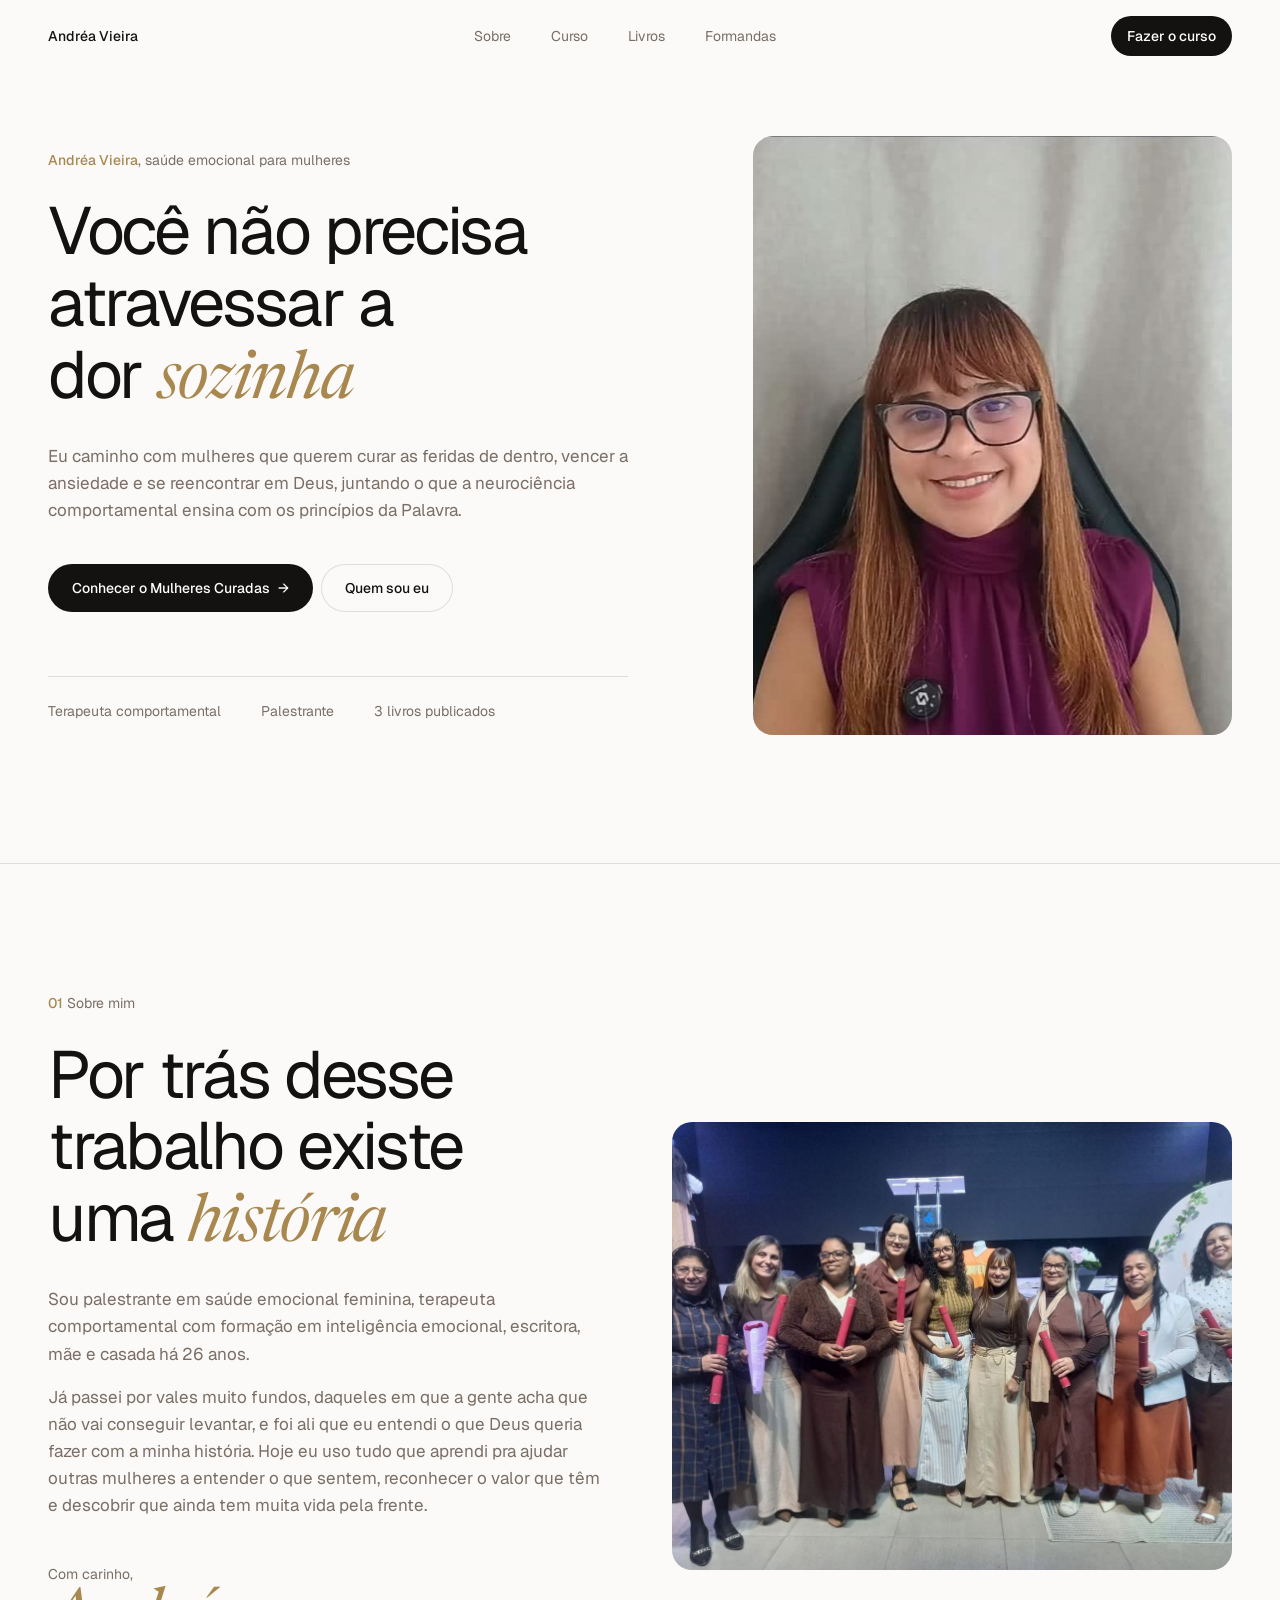
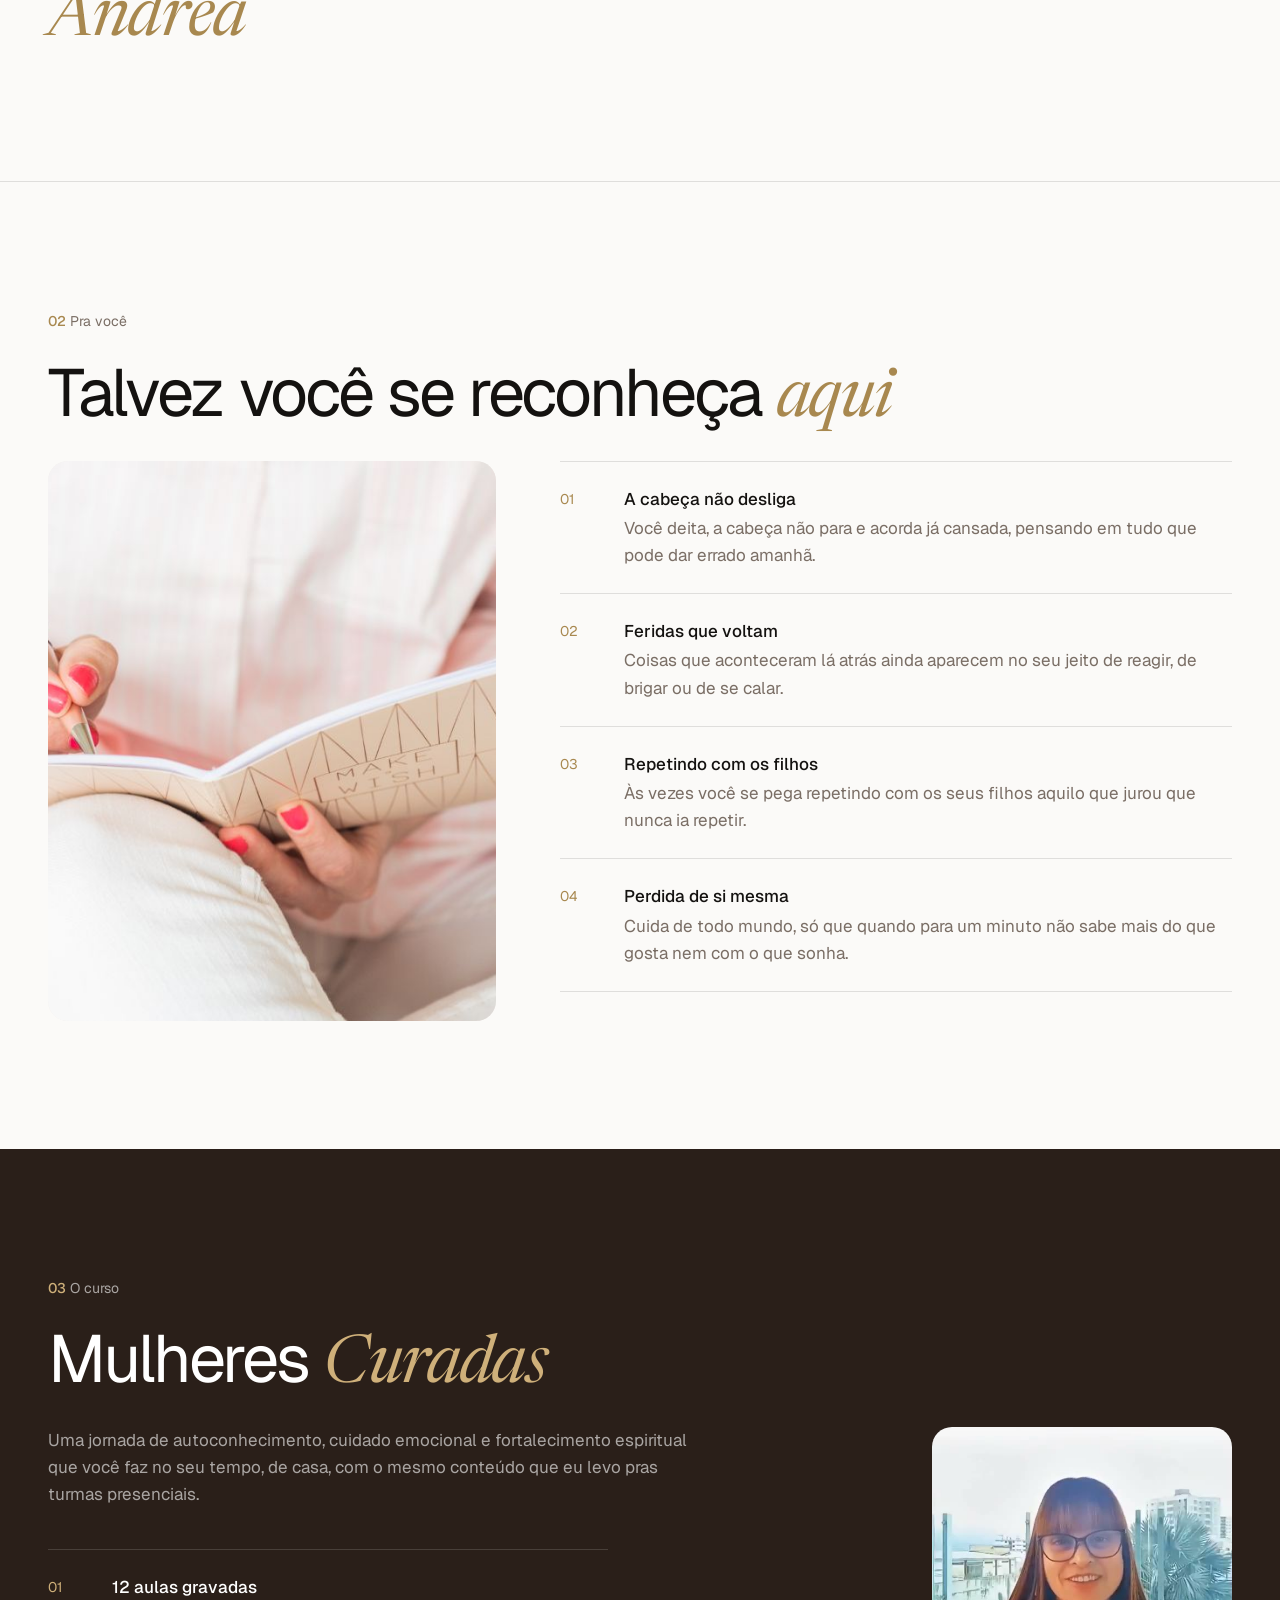
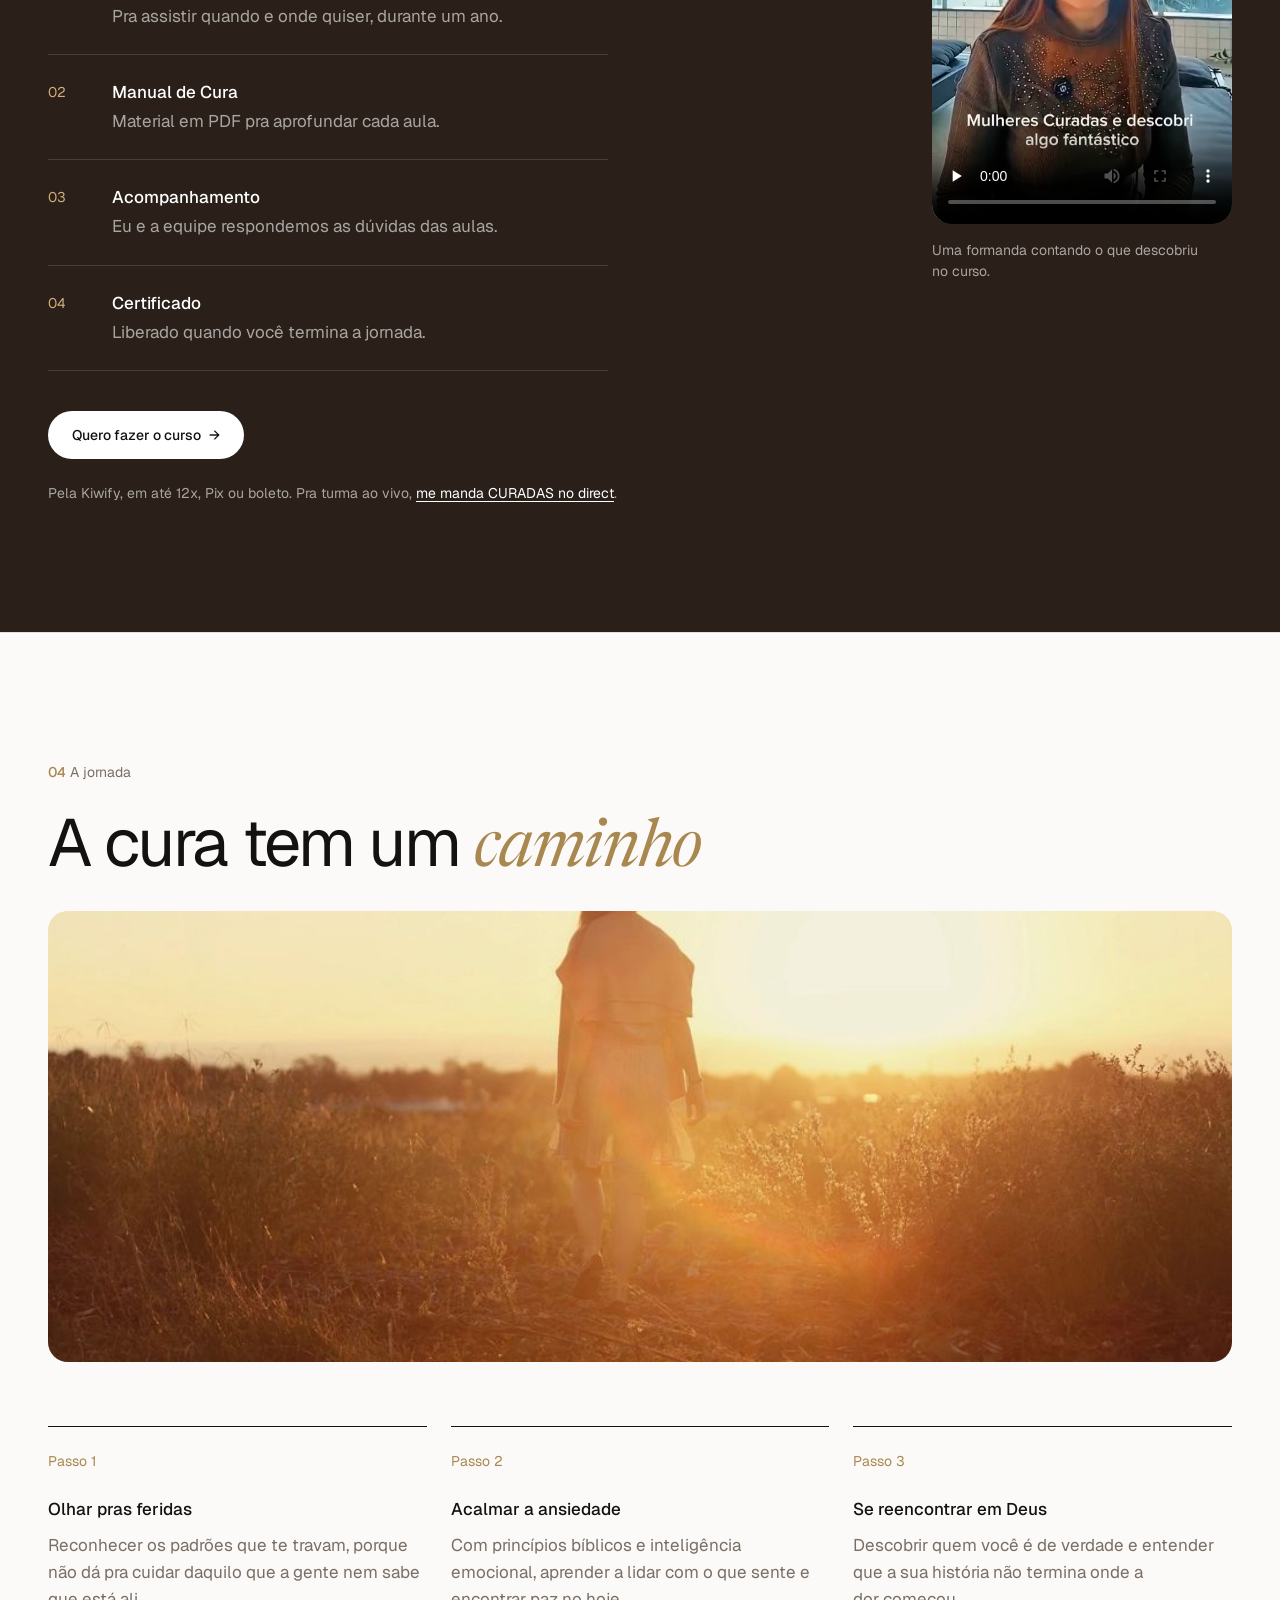
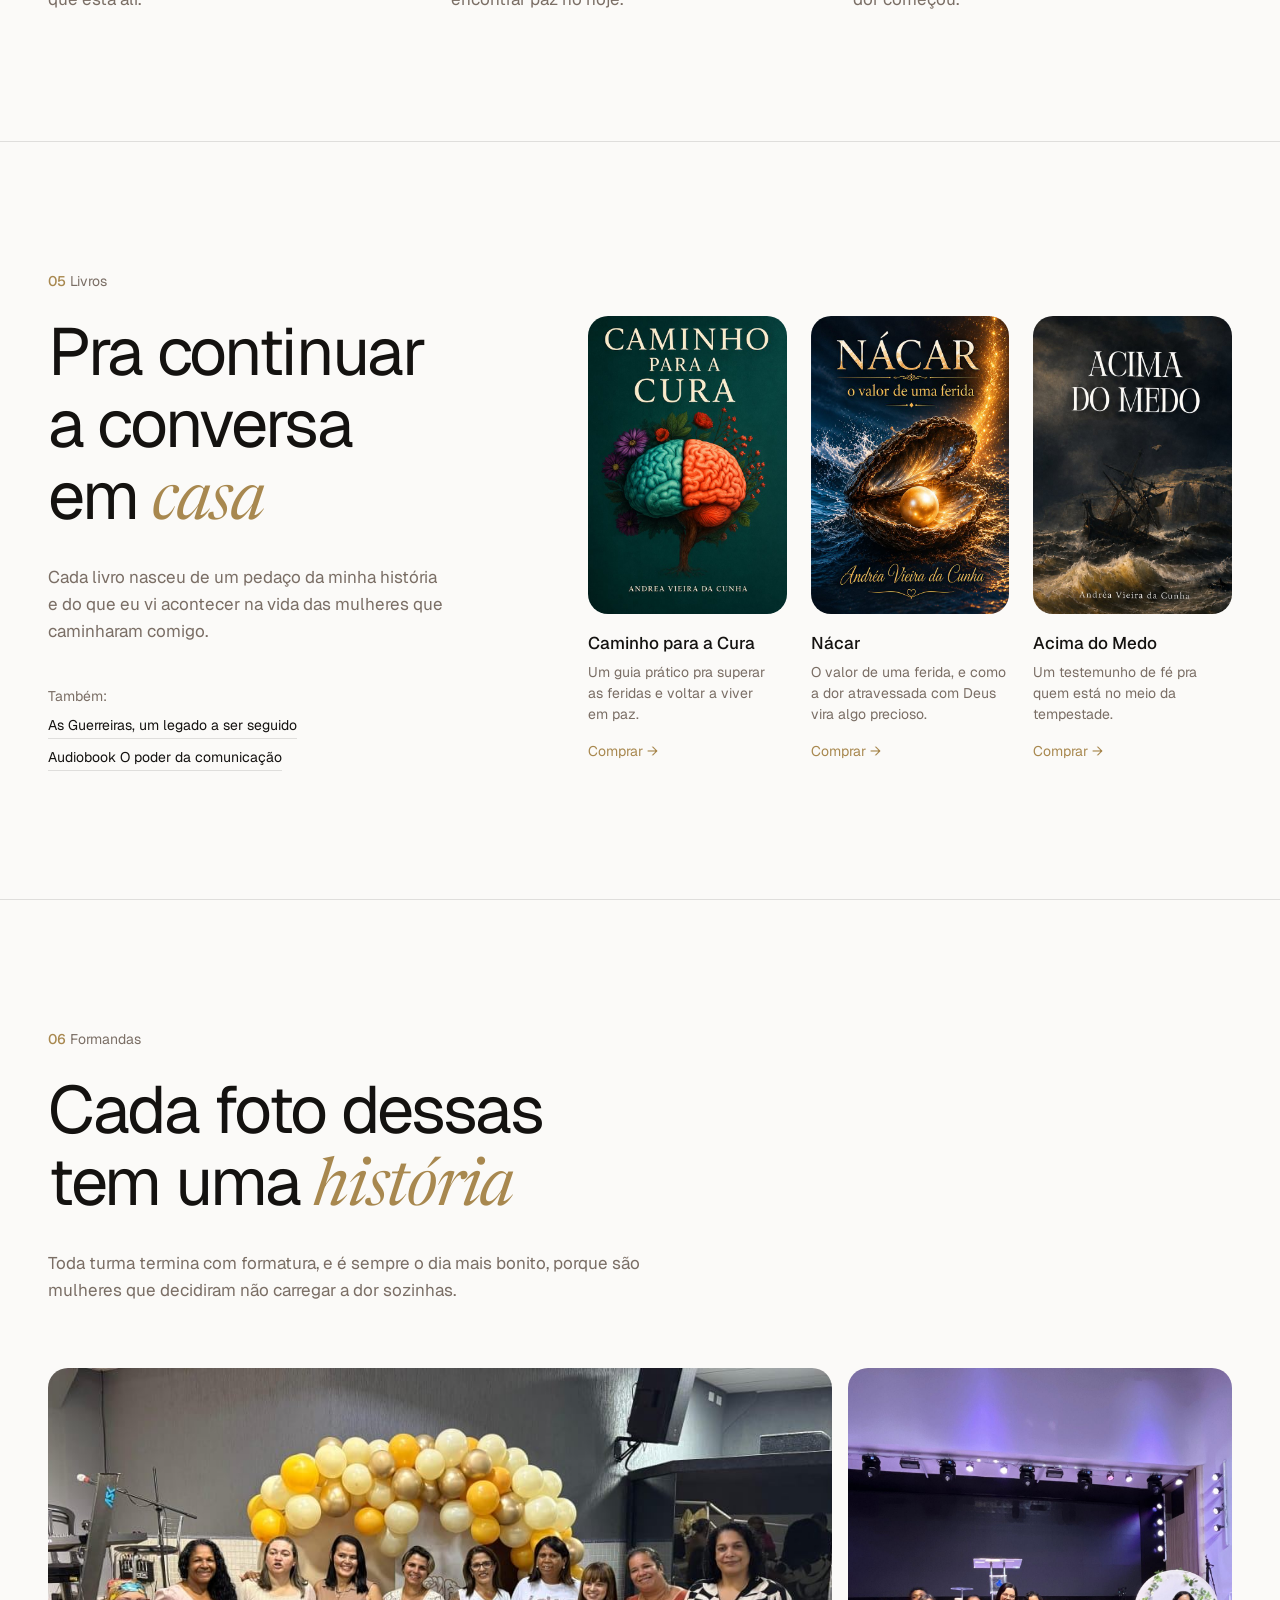
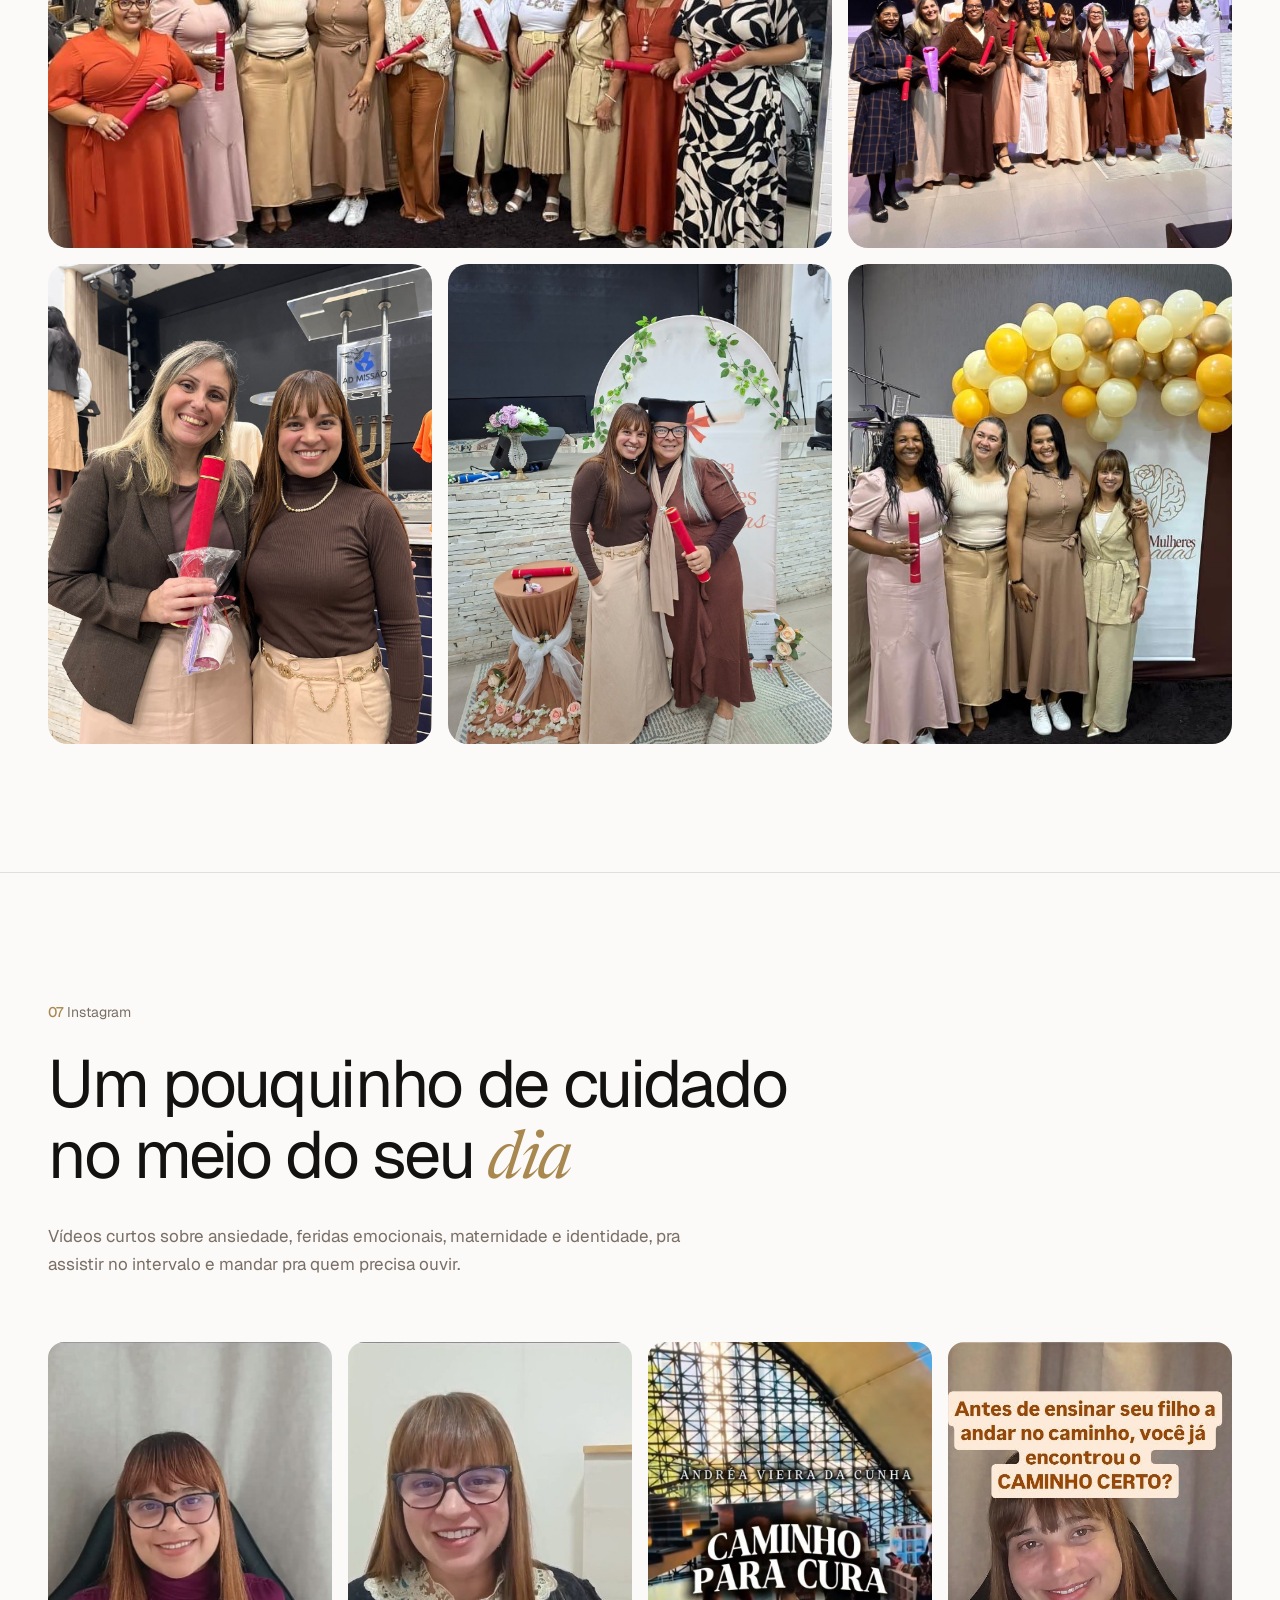
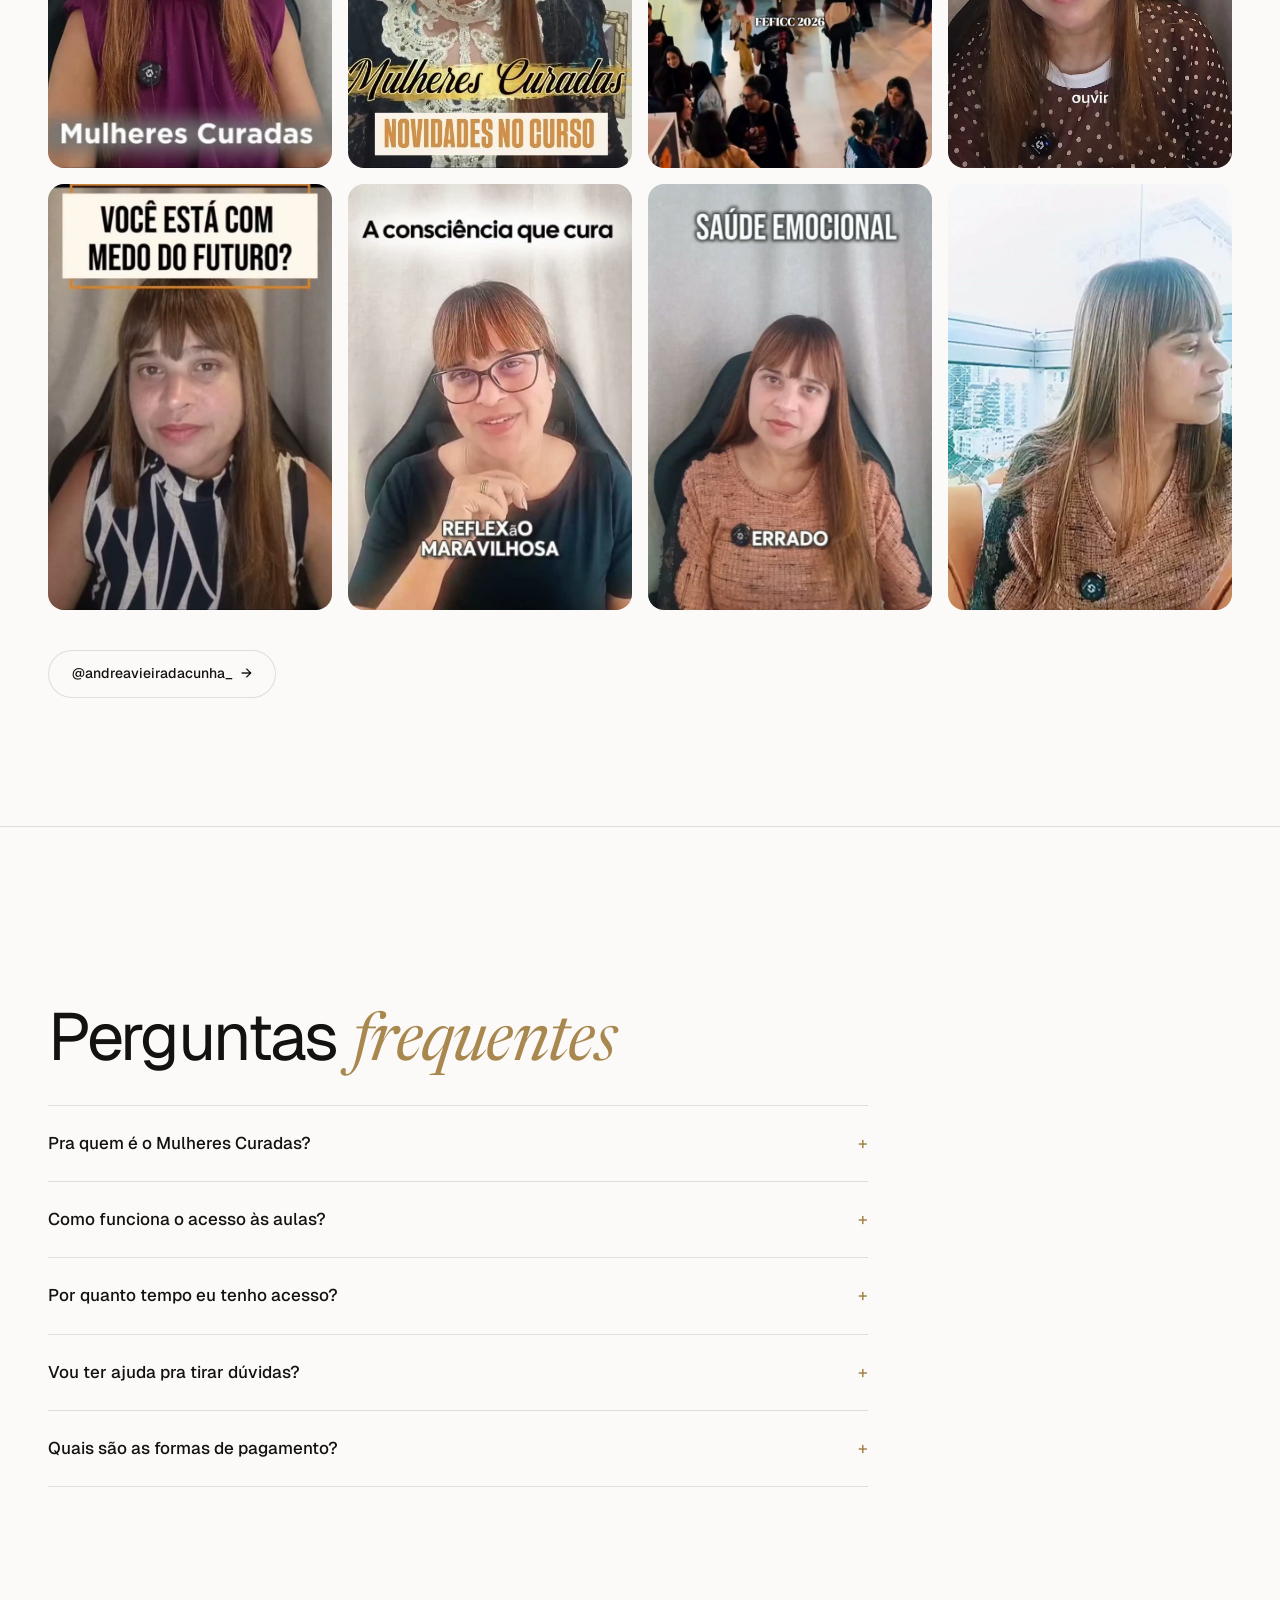
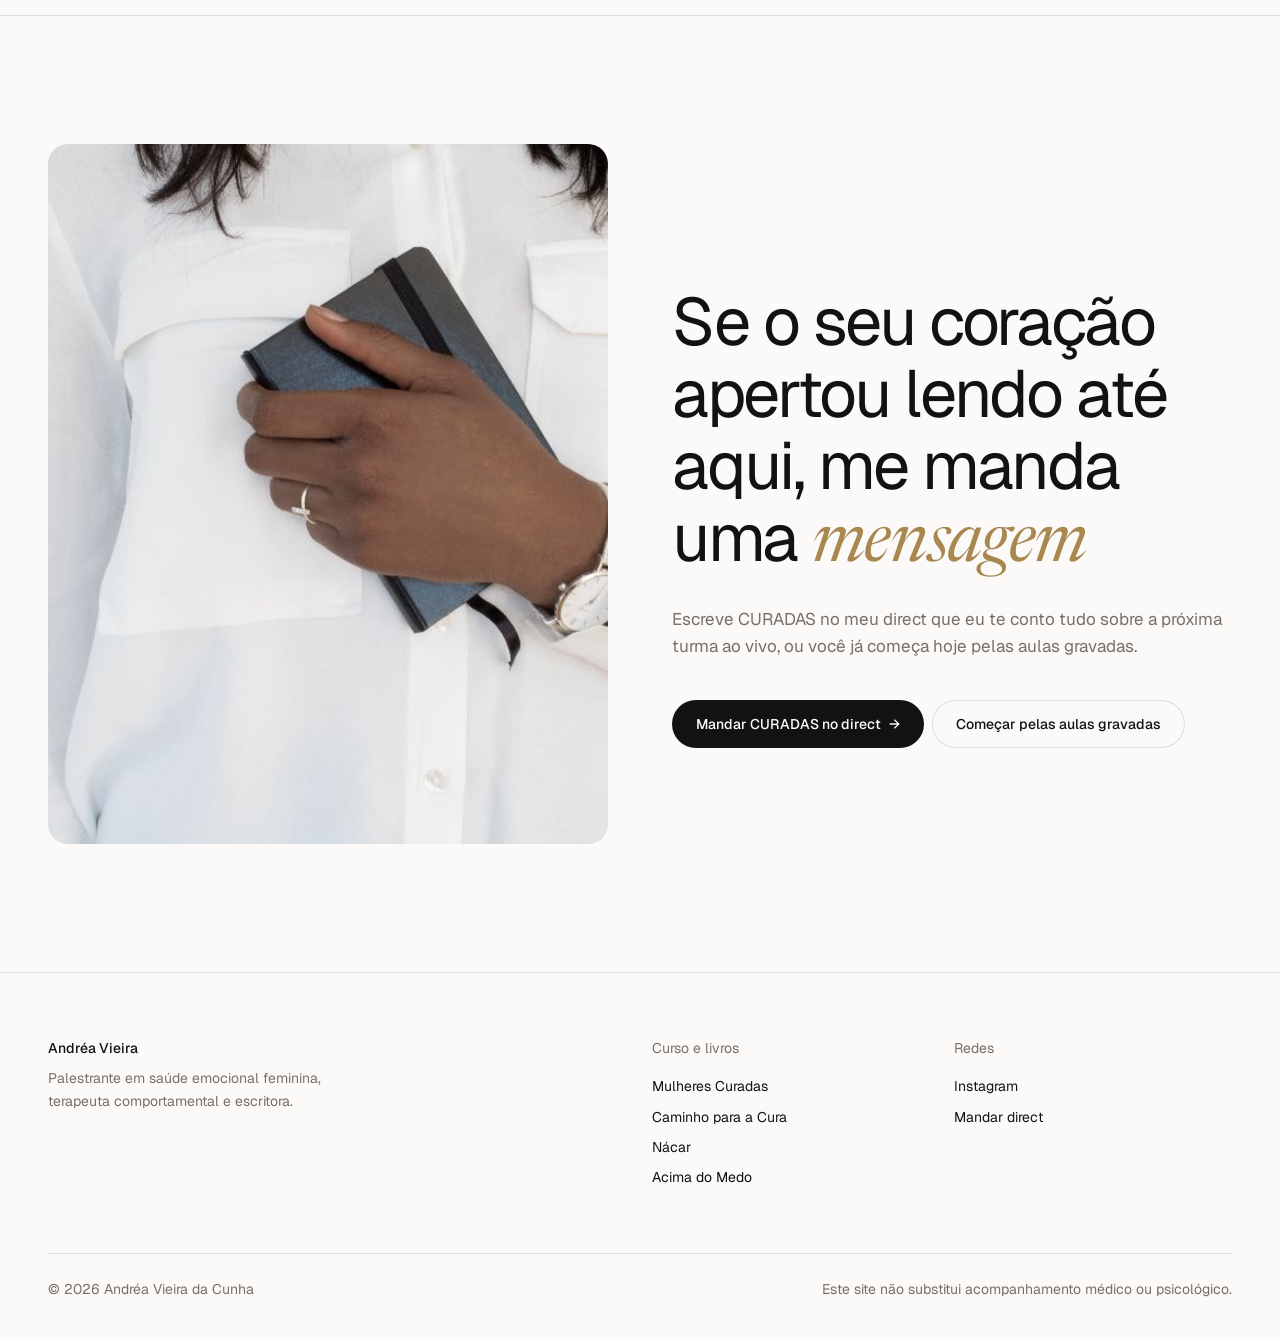
<file: index.html>
<!doctype html>
<html lang="pt-BR">
<head>
<meta charset="utf-8">
<meta name="viewport" content="width=device-width, initial-scale=1, viewport-fit=cover">
<title>Andréa Vieira | Mulheres Curadas</title>
<meta name="description" content="Andréa Vieira da Cunha, palestrante em saúde emocional feminina, terapeuta comportamental e escritora. Curso Mulheres Curadas e os livros Caminho para a Cura, Nácar e Acima do Medo.">
<meta property="og:title" content="Andréa Vieira | Mulheres Curadas">
<meta property="og:description" content="Você não precisa atravessar a dor sozinha. Saúde emocional para mulheres, com neurociência comportamental e a Palavra de Deus.">
<meta property="og:image" content="https://andreavieira.digitaldna.space/img/depoimentos.jpg">
<meta name="theme-color" content="#fbfaf8">
<link rel="preconnect" href="https://fonts.googleapis.com">
<link rel="preconnect" href="https://fonts.gstatic.com" crossorigin>
<link href="https://fonts.googleapis.com/css2?family=Geist:wght@400;500&family=Newsreader:ital,opsz,wght@1,6..72,400&display=swap" rel="stylesheet">
<style>
/*
  Sistema
  Fontes: Geist (400, 500) + Newsreader itálico (400), só em palavra de destaque
  Tamanhos: --t-xl (títulos), --t-md (texto), --t-sm (rótulos, botões, legendas)
  Espaço: múltiplos de 8
*/
:root{
  --bg:#fbfaf8; --bg-2:#f3efea; --ink:#141210; --brown:#2a1f19; --muted:#7a6e65; --gold:#a8884f; --gold-2:#cfb07a;
  --line:rgba(20,18,16,.12); --line-d:rgba(255,255,255,.14);
  --t-xl:clamp(36px,5.2vw,68px); --t-md:17px; --t-sm:14px;
  --s1:8px; --s2:16px; --s3:24px; --s4:40px; --s5:64px; --s6:104px;
  --sec:clamp(80px,10vw,136px); --r:20px; --pad:clamp(20px,4vw,48px); --max:1280px;
  --ease:cubic-bezier(.22,1,.36,1);
}
*{box-sizing:border-box;margin:0;padding:0}
html{scroll-behavior:smooth;-webkit-text-size-adjust:100%}
body{font-family:Geist,system-ui,sans-serif;font-size:var(--t-md);font-weight:400;line-height:1.6;color:var(--ink);background:var(--bg);-webkit-font-smoothing:antialiased;overflow-x:hidden}
img,video{display:block;max-width:100%}
a{color:inherit;text-decoration:none}
p{text-wrap:pretty}
.wrap{max-width:var(--max);margin:0 auto;padding:0 var(--pad)}

/* tipografia: 3 tamanhos */
.xl{font-size:var(--t-xl);font-weight:400;line-height:1.08;letter-spacing:-.035em;text-wrap:balance}
.sm{font-size:var(--t-sm);line-height:1.5}
.med{font-weight:500}
.mut{color:var(--muted)}
em{font-family:Newsreader,Georgia,serif;font-style:italic;font-weight:400;letter-spacing:-.02em;color:var(--gold)}
.dark em{color:var(--gold-2)}
.dark .mut{color:rgba(255,255,255,.6)}
.label{font-size:var(--t-sm);color:var(--muted)}
.label b{font-weight:500;color:var(--gold)}
.dark .label{color:rgba(255,255,255,.6)}
.dark .label b{color:var(--gold-2)}

/* link-botão: um estilo só */
.btn{display:inline-flex;align-items:center;gap:var(--s1);height:48px;padding:0 var(--s3);border-radius:999px;font-size:var(--t-sm);font-weight:500;background:var(--ink);color:#fff;transition:background .4s var(--ease),color .4s}
.btn:hover{background:var(--gold)}
.btn.ghost{background:transparent;color:var(--ink);box-shadow:inset 0 0 0 1px var(--line)}
.btn.ghost:hover{box-shadow:inset 0 0 0 1px var(--ink)}
.dark .btn{background:#fff;color:var(--ink)}
.dark .btn:hover{background:var(--gold-2)}
.dark .btn.ghost{background:transparent;color:#fff;box-shadow:inset 0 0 0 1px var(--line-d)}
.btn .ar{transition:transform .4s var(--ease)}
.btn:hover .ar{transform:translateX(3px)}
.ctas{display:flex;flex-wrap:wrap;gap:var(--s1)}

/* seção = rótulo à esquerda + conteúdo à direita */
.sec{padding:var(--sec) 0;border-top:1px solid var(--line)}
.sec.dark{background:var(--brown);color:#fff;border-top:0}
.row{display:grid;grid-template-columns:repeat(12,1fr);column-gap:var(--s3)}
.row>.side{grid-column:1/-1;margin-bottom:var(--s3)}
.row>.main{grid-column:1/-1}
.main>.xl{margin-bottom:var(--s3);max-width:20ch}
.main>.xl+.lead{margin-bottom:var(--s5)}
.main>.xl+.rows,.main>.xl+.steps,.main>.xl+.books{margin-top:var(--s5)}
.lead{max-width:60ch}
.lead+.lead{margin-top:var(--s2)}
.pic{overflow:hidden;border-radius:var(--r);background:var(--bg-2)}
.pic img{width:100%;height:100%;object-fit:cover}

/* lista com linhas */
.rows{list-style:none;border-top:1px solid var(--line)}
.dark .rows{border-color:var(--line-d)}
.rows li{display:grid;grid-template-columns:64px 1fr 1.4fr;gap:var(--s3);padding:var(--s3) 0;border-bottom:1px solid var(--line)}
.dark .rows li{border-color:var(--line-d)}
.rows .n{font-size:var(--t-sm);color:var(--gold);padding-top:2px}
.dark .rows .n{color:var(--gold-2)}

/* topo */
header.top{position:sticky;top:0;z-index:50;background:rgba(251,250,248,.9);backdrop-filter:blur(12px);-webkit-backdrop-filter:blur(12px)}
.top .wrap{display:flex;align-items:center;justify-content:space-between;height:72px;gap:var(--s3);font-size:var(--t-sm)}
.top .name{font-weight:500}
.top nav{display:flex;gap:var(--s4);color:var(--muted)}
.top nav a:hover{color:var(--ink)}
.top .btn{height:40px;padding:0 var(--s2)}

/* hero */
.hero{padding:var(--s5) 0 var(--sec)}
.hero .row{align-items:center;row-gap:var(--s5)}
.hero .txt{grid-column:1/7}
.hero h1{margin:var(--s3) 0}
.hero .txt .lead{margin-bottom:var(--s4)}
.hero .pic{grid-column:8/13;aspect-ratio:4/5}
.hero .pic img{object-position:50% 30%}
.facts{list-style:none;display:flex;flex-wrap:wrap;gap:var(--s1) var(--s4);margin-top:var(--s5);padding-top:var(--s3);border-top:1px solid var(--line)}

/* sobre */
.about .split{display:grid;grid-template-columns:1fr 1fr;gap:var(--s5);align-items:center}
.about .pic{aspect-ratio:4/3.2}
.about .xl{margin-bottom:var(--s3)}
.sign{margin-top:var(--s4)}
.sign em{font-size:var(--t-xl);line-height:1}

/* curso */
.course .split{display:grid;grid-template-columns:1fr 300px;gap:var(--s5);align-items:start}
.course .rows{margin:var(--s4) 0;max-width:560px}
.course .rows li{grid-template-columns:40px 1fr;row-gap:2px}
.course .rows li>:last-child{grid-column:2}
.vid{aspect-ratio:476/630;border-radius:var(--r);overflow:hidden;background:#000}
.vid video{width:100%;height:100%;object-fit:cover}
.vid+.sm{margin-top:var(--s2)}
.course .note{margin-top:var(--s3)}
.course .note a{text-decoration:underline;text-underline-offset:3px;color:#fff}

/* jornada */
.steps{display:grid;grid-template-columns:repeat(3,1fr);gap:var(--s3)}
.steps>div{border-top:1px solid var(--ink);padding-top:var(--s3)}
.steps .n{color:var(--gold);margin-bottom:var(--s3)}
.steps .med{margin-bottom:var(--s1)}

/* livros */
.bsplit{display:grid;grid-template-columns:.85fr 1.15fr;gap:var(--s5);align-items:start}
.bsplit .xl{margin-bottom:var(--s3)}
.bsplit .lead{margin-bottom:0}
.books{display:grid;grid-template-columns:repeat(3,1fr);gap:var(--s3)}
.book .pic{aspect-ratio:2/3;margin-bottom:var(--s2);transition:transform .8s var(--ease)}
.book:hover .pic{transform:translateY(-6px)}
.book .med{margin-bottom:4px}
.book .go{margin-top:var(--s2);display:inline-flex;gap:var(--s1);color:var(--gold)}
.also{margin-top:var(--s4);display:flex;flex-direction:column;align-items:flex-start;gap:var(--s1)}
.also a{border-bottom:1px solid var(--line);padding-bottom:2px;transition:border-color .3s}
.also a:hover{border-color:var(--ink)}

/* formandas */
.gallery{margin-top:0!important;display:grid;grid-template-columns:repeat(3,1fr);gap:var(--s2);margin-top:var(--s5)}
.gallery .pic{aspect-ratio:4/5}
.gallery .pic.w{grid-column:span 2;aspect-ratio:auto}

/* instagram */
.reels{margin-top:0!important;display:grid;grid-template-columns:repeat(4,1fr);gap:var(--s2);margin-top:var(--s5)}
.reel{display:block;aspect-ratio:2/3;border-radius:16px;overflow:hidden;background:#000}
.reel img{width:100%;height:100%;object-fit:cover;transition:transform 1s var(--ease)}
.reel:hover img{transform:scale(1.03)}
.follow{margin-top:var(--s4)}

/* dúvidas */
.faq .main{max-width:820px}
.faq details{border-bottom:1px solid var(--line)}
.faq details:first-child{border-top:1px solid var(--line)}
.faq summary{list-style:none;cursor:pointer;display:flex;justify-content:space-between;gap:var(--s3);padding:var(--s3) 0;font-weight:500}
.faq summary::-webkit-details-marker{display:none}
.faq summary::after{content:"+";color:var(--gold);transition:transform .4s var(--ease)}
.faq details[open] summary::after{transform:rotate(45deg)}
.faq details p{padding:0 0 var(--s3);max-width:60ch}

/* final */
.fsplit{display:grid;grid-template-columns:1fr 1fr;gap:var(--s5);align-items:center}
.fsplit .pic{aspect-ratio:4/5}
.fsplit .pic img{object-position:40% 50%}
.final .xl{max-width:16ch;margin-bottom:var(--s3)}
.final .lead{margin-bottom:var(--s4)}
/* fotos de apoio */
.split2{display:grid;grid-template-columns:.8fr 1.2fr;gap:var(--s5);align-items:start}
.split2 .pic{aspect-ratio:4/5;position:sticky;top:96px}
.split2 .pic img{object-position:60% 50%}
.rows2 li{grid-template-columns:40px 1fr;row-gap:2px}
.rows2 li>:last-child{grid-column:2}
.band{aspect-ratio:21/8;margin-bottom:var(--s5)}
.band img{object-position:50% 22%}

/* rodapé */
footer{border-top:1px solid var(--line);padding:var(--s5) 0 calc(var(--s4) + env(safe-area-inset-bottom));font-size:var(--t-sm)}
.foot{display:grid;grid-template-columns:repeat(12,1fr);column-gap:var(--s3);row-gap:var(--s4)}
.foot>div:nth-child(1){grid-column:1/5}
.foot>div:nth-child(2){grid-column:7/10}
.foot>div:nth-child(3){grid-column:10/13}
.foot a{display:block;margin-top:var(--s1)}
.foot a:hover{color:var(--gold)}
.foot .mut+a{margin-top:var(--s2)}
.legal{display:flex;justify-content:space-between;flex-wrap:wrap;gap:var(--s2);margin-top:var(--s5);padding-top:var(--s3);border-top:1px solid var(--line)}

/* motion */
.rv{opacity:0;transform:translateY(16px);transition:opacity 1s var(--ease),transform 1s var(--ease);transition-delay:var(--d,0s)}
.rv.in{opacity:1;transform:none}
@media (prefers-reduced-motion:reduce){.rv{opacity:1!important;transform:none!important;transition:none!important}}

/* responsivo */
@media (max-width:900px){
  .top nav{display:none}
  .row>.side,.row>.main,.hero .pic,.hero .txt{grid-column:1/-1}
  .about .split,.bsplit,.split2,.fsplit{grid-template-columns:1fr;gap:var(--s4)}
  .split2 .pic{position:static;aspect-ratio:4/3}
  .fsplit .pic{aspect-ratio:4/3}
  .band{aspect-ratio:16/9;margin-bottom:var(--s4)}
  .course .split{grid-template-columns:1fr}
  .course .vid{max-width:320px}
  .rows li{grid-template-columns:40px 1fr}
  .rows li>:last-child{grid-column:2}
  .steps{grid-template-columns:1fr;gap:var(--s4)}
  .steps .n{margin-bottom:var(--s2)}
  .books{grid-template-columns:repeat(2,1fr)}
  .reels{grid-template-columns:repeat(2,1fr)}
  .gallery{grid-template-columns:repeat(2,1fr)}
  .gallery .pic.w{grid-column:1/-1;aspect-ratio:16/10}
  .foot>div:nth-child(1){grid-column:1/-1}
  .foot>div:nth-child(2){grid-column:1/7}
  .foot>div:nth-child(3){grid-column:7/13}
}
@media (max-width:560px){
  .hero{padding-top:var(--s4)}
  .main>.xl+.lead{margin-bottom:var(--s4)}
  .main>.xl+.rows,.main>.xl+.steps,.main>.xl+.books{margin-top:var(--s4)}
  .gallery,.reels{gap:var(--s1)}
  .reel{border-radius:12px}
  .hero .pic{aspect-ratio:4/4.4}
  .books{grid-template-columns:repeat(3,1fr);gap:12px}
  .book p.sm{display:none}
  .book .med{font-size:var(--t-sm);line-height:1.35}
  .book .go{margin-top:var(--s1)}
  .also{flex-direction:column;align-items:flex-start;gap:var(--s2)}
  .ctas .btn{flex:1 1 100%;justify-content:center}
}
</style>
</head>
<body>

<header class="top" id="top">
  <div class="wrap">
    <a href="#" class="name">Andréa Vieira</a>
    <nav>
      <a href="#sobre">Sobre</a>
      <a href="#curso">Curso</a>
      <a href="#livros">Livros</a>
      <a href="#formandas">Formandas</a>
    </nav>
    <a class="btn" href="https://kiwify.app/3fMlAHY" target="_blank" rel="noopener">Fazer o curso</a>
  </div>
</header>

<section class="hero">
  <div class="wrap row">
    <div class="txt">
      <p class="label rv"><b>Andréa Vieira</b>, saúde emocional para mulheres</p>
      <h1 class="xl rv" style="--d:.06s">Você não precisa atravessar a dor <em>sozinha</em></h1>
      <p class="lead mut rv" style="--d:.12s">Eu caminho com mulheres que querem curar as feridas de dentro, vencer a ansiedade e se reencontrar em Deus, juntando o que a neurociência comportamental ensina com os princípios da Palavra.</p>
      <div class="ctas rv" style="--d:.18s">
        <a class="btn" href="https://kiwify.app/3fMlAHY" target="_blank" rel="noopener">Conhecer o Mulheres Curadas <span class="ar">→</span></a>
        <a class="btn ghost" href="#sobre">Quem sou eu</a>
      </div>
      <ul class="facts sm mut rv" style="--d:.24s">
        <li>Terapeuta comportamental</li>
        <li>Palestrante</li>
        <li>3 livros publicados</li>
      </ul>
    </div>
    <div class="pic rv" style="--d:.12s"><img src="img/sobre.jpg" alt="Andréa Vieira da Cunha" fetchpriority="high"></div>
  </div>
</section>

<section class="sec about" id="sobre">
  <div class="wrap row">
    <p class="side label rv"><b>01</b> Sobre mim</p>
    <div class="main split">
      <div>
        <h2 class="xl rv">Por trás desse trabalho existe uma <em>história</em></h2>
        <p class="lead mut rv">Sou palestrante em saúde emocional feminina, terapeuta comportamental com formação em inteligência emocional, escritora, mãe e casada há 26 anos.</p>
        <p class="lead mut rv">Já passei por vales muito fundos, daqueles em que a gente acha que não vai conseguir levantar, e foi ali que eu entendi o que Deus queria fazer com a minha história. Hoje eu uso tudo que aprendi pra ajudar outras mulheres a entender o que sentem, reconhecer o valor que têm e descobrir que ainda tem muita vida pela frente.</p>
        <p class="sign rv"><span class="sm mut">Com carinho,</span><br><em>Andréa</em></p>
      </div>
      <div class="pic rv" style="--d:.1s"><img src="img/depoimentos.jpg" alt="Turma de formandas do Mulheres Curadas" loading="lazy"></div>
    </div>
  </div>
</section>

<section class="sec">
  <div class="wrap row">
    <p class="side label rv"><b>02</b> Pra você</p>
    <div class="main">
      <h2 class="xl rv">Talvez você se reconheça <em>aqui</em></h2>
      <div class="split2">
      <div class="pic rv"><img src="img/st-escrevendo.jpg" alt="Mulher escrevendo num caderno" loading="lazy"></div>
      <ol class="rows rows2">
        <li class="rv"><span class="n">01</span><span class="med">A cabeça não desliga</span><span class="mut">Você deita, a cabeça não para e acorda já cansada, pensando em tudo que pode dar errado amanhã.</span></li>
        <li class="rv"><span class="n">02</span><span class="med">Feridas que voltam</span><span class="mut">Coisas que aconteceram lá atrás ainda aparecem no seu jeito de reagir, de brigar ou de se calar.</span></li>
        <li class="rv"><span class="n">03</span><span class="med">Repetindo com os filhos</span><span class="mut">Às vezes você se pega repetindo com os seus filhos aquilo que jurou que nunca ia repetir.</span></li>
        <li class="rv"><span class="n">04</span><span class="med">Perdida de si mesma</span><span class="mut">Cuida de todo mundo, só que quando para um minuto não sabe mais do que gosta nem com o que sonha.</span></li>
      </ol>
      </div>
    </div>
  </div>
</section>

<section class="sec dark course" id="curso">
  <div class="wrap row">
    <p class="side label rv"><b>03</b> O curso</p>
    <div class="main">
      <h2 class="xl rv">Mulheres <em>Curadas</em></h2>
      <div class="split">
        <div>
          <p class="lead mut rv">Uma jornada de autoconhecimento, cuidado emocional e fortalecimento espiritual que você faz no seu tempo, de casa, com o mesmo conteúdo que eu levo pras turmas presenciais.</p>
          <ul class="rows">
            <li class="rv"><span class="n">01</span><span class="med">12 aulas gravadas</span><span class="mut">Pra assistir quando e onde quiser, durante um ano.</span></li>
            <li class="rv"><span class="n">02</span><span class="med">Manual de Cura</span><span class="mut">Material em PDF pra aprofundar cada aula.</span></li>
            <li class="rv"><span class="n">03</span><span class="med">Acompanhamento</span><span class="mut">Eu e a equipe respondemos as dúvidas das aulas.</span></li>
            <li class="rv"><span class="n">04</span><span class="med">Certificado</span><span class="mut">Liberado quando você termina a jornada.</span></li>
          </ul>
          <div class="ctas rv"><a class="btn" href="https://kiwify.app/3fMlAHY" target="_blank" rel="noopener">Quero fazer o curso <span class="ar">→</span></a></div>
          <p class="note sm mut rv">Pela Kiwify, em até 12x, Pix ou boleto. Pra turma ao vivo, <a href="https://ig.me/m/andreavieiradacunha_" target="_blank" rel="noopener">me manda CURADAS no direct</a>.</p>
        </div>
        <div class="rv" style="--d:.1s">
          <div class="vid"><video src="img/depoimento.mp4" poster="img/depoimento.jpg" controls playsinline preload="none"></video></div>
          <p class="sm mut">Uma formanda contando o que descobriu no curso.</p>
        </div>
      </div>
    </div>
  </div>
</section>

<section class="sec">
  <div class="wrap row">
    <p class="side label rv"><b>04</b> A jornada</p>
    <div class="main">
      <h2 class="xl rv">A cura tem um <em>caminho</em></h2>
      <div class="pic band rv"><img src="img/st-caminho.jpg" alt="Mulher caminhando num campo ao pôr do sol" loading="lazy"></div>
      <div class="steps">
        <div class="rv"><p class="n sm">Passo 1</p><p class="med">Olhar pras feridas</p><p class="mut">Reconhecer os padrões que te travam, porque não dá pra cuidar daquilo que a gente nem sabe que está ali.</p></div>
        <div class="rv" style="--d:.08s"><p class="n sm">Passo 2</p><p class="med">Acalmar a ansiedade</p><p class="mut">Com princípios bíblicos e inteligência emocional, aprender a lidar com o que sente e encontrar paz no hoje.</p></div>
        <div class="rv" style="--d:.16s"><p class="n sm">Passo 3</p><p class="med">Se reencontrar em Deus</p><p class="mut">Descobrir quem você é de verdade e entender que a sua história não termina onde a dor começou.</p></div>
      </div>
    </div>
  </div>
</section>

<section class="sec" id="livros">
  <div class="wrap row">
    <p class="side label rv"><b>05</b> Livros</p>
    <div class="main">
      <div class="bsplit"><div><h2 class="xl rv">Pra continuar a conversa em <em>casa</em></h2>
      <p class="lead mut rv">Cada livro nasceu de um pedaço da minha história e do que eu vi acontecer na vida das mulheres que caminharam comigo.</p>
      <p class="also sm rv"><span class="mut">Também:</span><a href="https://hotmart.com/pt-br/marketplace/produtos/hagsxd-andrea-da-silva-vieira-kzukd/N106135722O" target="_blank" rel="noopener">As Guerreiras, um legado a ser seguido</a><a href="https://hotmart.com/pt-br/marketplace/produtos/audiobook-comununicacao/Y107456335S" target="_blank" rel="noopener">Audiobook O poder da comunicação</a></p></div>
      <div class="books">
        <a class="book rv" href="https://hotmart.com/pt-br/marketplace/produtos/caminho-para-a-cura-um-guia-pratico-para-superar-feridas-e-viver-em-paz/E101189234R" target="_blank" rel="noopener"><div class="pic"><img src="img/livro-1.jpg" alt="Capa do livro Caminho para a Cura" loading="lazy"></div><p class="med">Caminho para a Cura</p><p class="sm mut">Um guia prático pra superar as feridas e voltar a viver em paz.</p><span class="go sm">Comprar →</span></a>
        <a class="book rv" style="--d:.08s" href="https://go.hotmart.com/Y105969079E" target="_blank" rel="noopener"><div class="pic"><img src="img/livro-2.jpg" alt="Capa do livro Nácar" loading="lazy"></div><p class="med">Nácar</p><p class="sm mut">O valor de uma ferida, e como a dor atravessada com Deus vira algo precioso.</p><span class="go sm">Comprar →</span></a>
        <a class="book rv" style="--d:.16s" href="https://go.hotmart.com/M102919479B" target="_blank" rel="noopener"><div class="pic"><img src="img/livro-3.jpg" alt="Capa do livro Acima do Medo" loading="lazy"></div><p class="med">Acima do Medo</p><p class="sm mut">Um testemunho de fé pra quem está no meio da tempestade.</p><span class="go sm">Comprar →</span></a>
      </div>
    </div></div>
  </div>
</section>

<section class="sec" id="formandas">
  <div class="wrap row">
    <p class="side label rv"><b>06</b> Formandas</p>
    <div class="main">
      <h2 class="xl rv">Cada foto dessas tem uma <em>história</em></h2>
      <p class="lead mut rv">Toda turma termina com formatura, e é sempre o dia mais bonito, porque são mulheres que decidiram não carregar a dor sozinhas.</p>
    </div>
  </div>
  <div class="wrap">
    <div class="gallery">
      <div class="pic w rv"><img src="img/depoimento03.jpg" alt="Turma de formandas no palco" loading="lazy"></div>
      <div class="pic rv"><img src="img/depoimento04.jpg" alt="Formanda com capelo e diploma" loading="lazy"></div>
      <div class="pic rv"><img src="img/depoimento08.jpg" alt="Duas formandas com o diploma" loading="lazy"></div>
      <div class="pic rv"><img src="img/depoimento02.jpg" alt="Formanda abraçada na formatura" loading="lazy"></div>
      <div class="pic rv"><img src="img/depoimento07.jpg" alt="Turma reunida depois da formatura" loading="lazy"></div>
    </div>
  </div>
</section>

<section class="sec" id="conteudo">
  <div class="wrap row">
    <p class="side label rv"><b>07</b> Instagram</p>
    <div class="main">
      <h2 class="xl rv">Um pouquinho de cuidado no meio do seu <em>dia</em></h2>
      <p class="lead mut rv">Vídeos curtos sobre ansiedade, feridas emocionais, maternidade e identidade, pra assistir no intervalo e mandar pra quem precisa ouvir.</p>
    </div>
  </div>
  <div class="wrap">
    <div class="reels">
    <a class="reel rv" style="--d:0.00s" href="https://www.instagram.com/reel/Df22nX9imU5/" target="_blank" rel="noopener"><img src="img/ig-Df22nX9imU5.jpg" alt="Por trás de cada propósito existe uma história" loading="lazy"></a>
    <a class="reel rv" style="--d:0.06s" href="https://www.instagram.com/reel/DaxzY-XiFtm/" target="_blank" rel="noopener"><img src="img/ig-DaxzY-XiFtm.jpg" alt="Novidades no curso Mulheres Curadas" loading="lazy"></a>
    <a class="reel rv" style="--d:0.12s" href="https://www.instagram.com/reel/Da84HmKCoT_/" target="_blank" rel="noopener"><img src="img/ig-Da84HmKCoT_.jpg" alt="Lançamento do Caminho para a Cura na FEFICC 2026" loading="lazy"></a>
    <a class="reel rv" style="--d:0.18s" href="https://www.instagram.com/reel/DfVZo2OC-IJ/" target="_blank" rel="noopener"><img src="img/ig-DfVZo2OC-IJ.jpg" alt="A cura dos pais transforma a história dos filhos" loading="lazy"></a>
    <a class="reel rv" style="--d:0.24s" href="https://www.instagram.com/reel/DfiSnlKCsKE/" target="_blank" rel="noopener"><img src="img/ig-DfiSnlKCsKE.jpg" alt="Você está com medo do futuro?" loading="lazy"></a>
    <a class="reel rv" style="--d:0.30s" href="https://www.instagram.com/reel/DfDWvAViAZL/" target="_blank" rel="noopener"><img src="img/ig-DfDWvAViAZL.jpg" alt="A consciência que cura" loading="lazy"></a>
    <a class="reel rv" style="--d:0.36s" href="https://www.instagram.com/reel/DfQPgQLChc2/" target="_blank" rel="noopener"><img src="img/ig-DfQPgQLChc2.jpg" alt="Saúde emocional" loading="lazy"></a>
    <a class="reel rv" style="--d:0.42s" href="https://www.instagram.com/reel/DfSvhcoCBw8/" target="_blank" rel="noopener"><img src="img/ig-DfSvhcoCBw8.jpg" alt="Você quer encontrar respostas?" loading="lazy"></a>
    </div>
    <div class="follow rv"><a class="btn ghost" href="https://www.instagram.com/andreavieiradacunha_/" target="_blank" rel="noopener">@andreavieiradacunha_ <span class="ar">→</span></a></div>
  </div>
</section>

<section class="sec faq">
  <div class="wrap row">
    <p class="side label rv"><b>08</b> Dúvidas</p>
    <div class="main">
      <h2 class="xl rv">Perguntas <em>frequentes</em></h2>
      <div class="rv">
      <details><summary>Pra quem é o Mulheres Curadas?</summary><p class="mut">É pra mulher que quer cuidar de feridas emocionais, sair dos ciclos de ansiedade e medo e fortalecer a fé, com um direcionamento prático, acolhedor e bíblico.</p></details>
      <details><summary>Como funciona o acesso às aulas?</summary><p class="mut">O curso é 100% online. Assim que a inscrição é confirmada você recebe o acesso por e-mail e entra na área de alunas, onde as aulas e os materiais já estão organizados.</p></details>
      <details><summary>Por quanto tempo eu tenho acesso?</summary><p class="mut">Você tem acesso a todas as aulas gravadas e às atualizações do curso por um ano inteiro, contando da data da compra.</p></details>
      <details><summary>Vou ter ajuda pra tirar dúvidas?</summary><p class="mut">Vai sim. Eu e a minha equipe acompanhamos os comentários de cada aula e também o canal de acompanhamento das alunas.</p></details>
      <details><summary>Quais são as formas de pagamento?</summary><p class="mut">Cartão de crédito em até 12x, Pix com liberação na hora ou boleto, tudo pela Kiwify, que é uma plataforma segura.</p></details>
      </div>
    </div>
  </div>
</section>

<section class="sec final" id="contato">
  <div class="wrap fsplit">
    <div class="pic rv"><img src="img/st-segurando-biblia.jpg" alt="Mulher segurando a Bíblia junto ao peito" loading="lazy"></div>
    <div>
    <p class="label rv"><b>09</b> Vamos conversar</p>
    <h2 class="xl rv" style="margin-top:var(--s3)">Se o seu coração apertou lendo até aqui, me manda uma <em>mensagem</em></h2>
    <p class="lead mut rv">Escreve CURADAS no meu direct que eu te conto tudo sobre a próxima turma ao vivo, ou você já começa hoje pelas aulas gravadas.</p>
    <div class="ctas rv">
      <a class="btn" href="https://ig.me/m/andreavieiradacunha_" target="_blank" rel="noopener">Mandar CURADAS no direct <span class="ar">→</span></a>
      <a class="btn ghost" href="https://kiwify.app/3fMlAHY" target="_blank" rel="noopener">Começar pelas aulas gravadas</a>
    </div>
    </div>
  </div>
</section>

<footer>
  <div class="wrap">
    <div class="foot">
      <div><p class="med">Andréa Vieira</p><p class="mut" style="margin-top:var(--s1);max-width:32ch">Palestrante em saúde emocional feminina, terapeuta comportamental e escritora.</p></div>
      <div><p class="mut">Curso e livros</p><a href="https://kiwify.app/3fMlAHY" target="_blank" rel="noopener">Mulheres Curadas</a><a href="https://hotmart.com/pt-br/marketplace/produtos/caminho-para-a-cura-um-guia-pratico-para-superar-feridas-e-viver-em-paz/E101189234R" target="_blank" rel="noopener">Caminho para a Cura</a><a href="https://go.hotmart.com/Y105969079E" target="_blank" rel="noopener">Nácar</a><a href="https://go.hotmart.com/M102919479B" target="_blank" rel="noopener">Acima do Medo</a></div>
      <div><p class="mut">Redes</p><a href="https://www.instagram.com/andreavieiradacunha_/" target="_blank" rel="noopener">Instagram</a><a href="https://ig.me/m/andreavieiradacunha_" target="_blank" rel="noopener">Mandar direct</a></div>
    </div>
    <div class="legal mut">
      <span>© <span id="ano">2026</span> Andréa Vieira da Cunha</span>
      <span>Este site não substitui acompanhamento médico ou psicológico.</span>
    </div>
  </div>
</footer>

<script>
document.getElementById('ano').textContent=new Date().getFullYear();
const io=new IntersectionObserver(es=>es.forEach(e=>{if(e.isIntersecting){e.target.classList.add('in');io.unobserve(e.target)}}),{threshold:.1,rootMargin:'0px 0px -6% 0px'});
document.querySelectorAll('.rv').forEach(el=>io.observe(el));
</script>
</body>
</html>
</file>
